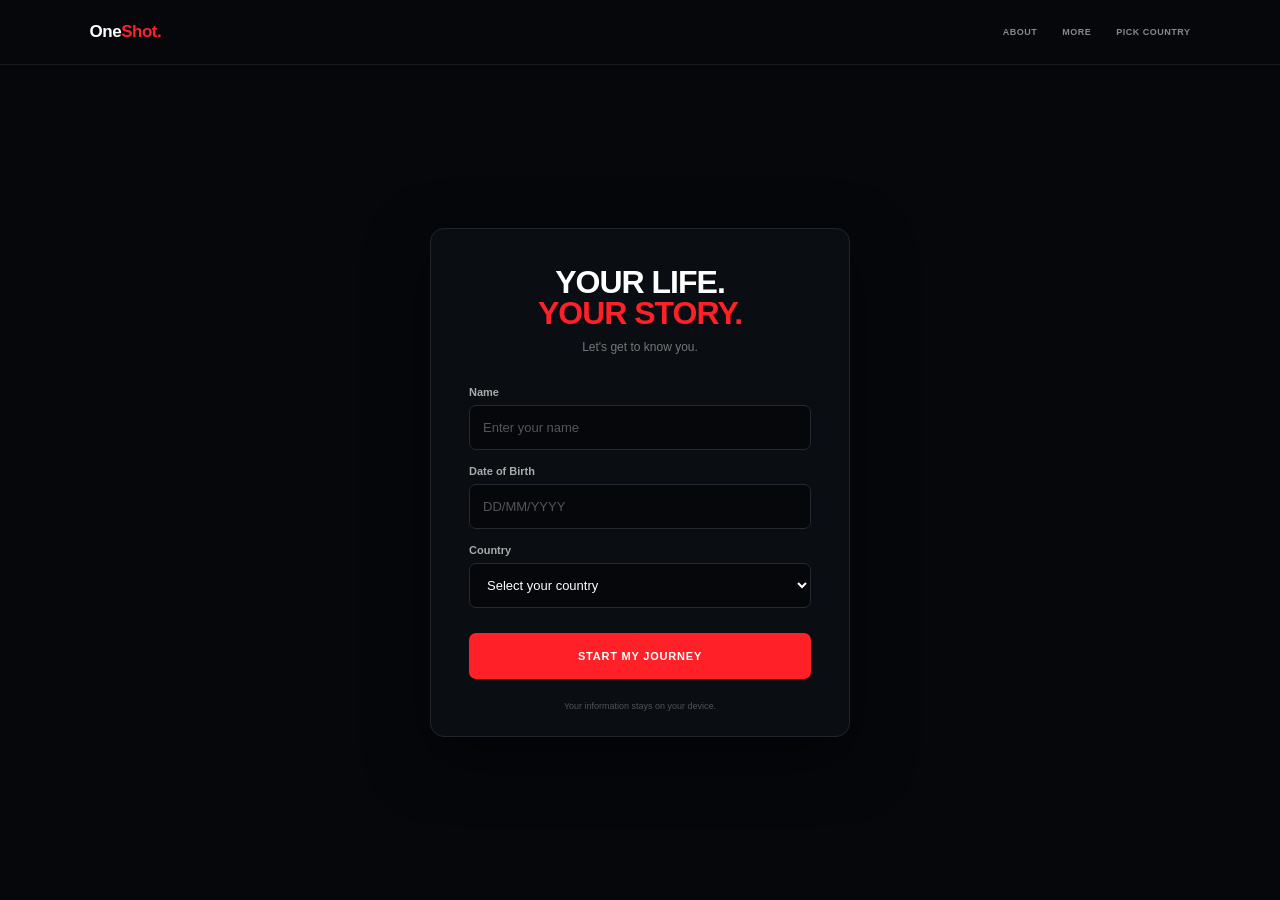
<file: index.html>
<!DOCTYPE html>
<html lang="en">
<head>
    <meta charset="UTF-8">
    <meta name="viewport" content="width=device-width, initial-scale=1.0">
    <title>OneShot | SignUp</title>
    <link rel="stylesheet" href="style.css">
</head>

<body>

    <nav>
        <div class="logo">
            One<span>Shot.</span>
        </div>

        <div class="nav-links">
            <a href="#">ABOUT</a>
            <a href="#">MORE</a>
            <a href="#">PICK COUNTRY</a>
        </div>
    </nav>

    <main>

        <div class="signup-card">

            <div class="heading">
                <h1>YOUR LIFE.</h1>
                <h1 class="red">YOUR STORY.</h1>
                <p>Let's get to know you.</p>
            </div>

            <div class="form">

                <label>Name</label>
                <input
                    id="getName"
                    type="text"
                    placeholder="Enter your name"
                >

                <label>Date of Birth</label>
                <input
                    id="getDob"
                    type="text"
                    placeholder="DD/MM/YYYY"
                    maxlength="10"
                >

                <label>Country</label>
                <select id="getC">
                    <option value="">Select your country</option>
                </select>

                <button onclick="sub()">
                    START MY JOURNEY
                </button>

            </div>

            <p class="bottom-text">
                Your information stays on your device.
            </p>

        </div>

    </main>

    <script src="script.js"></script>

</body>
</html>
</file>
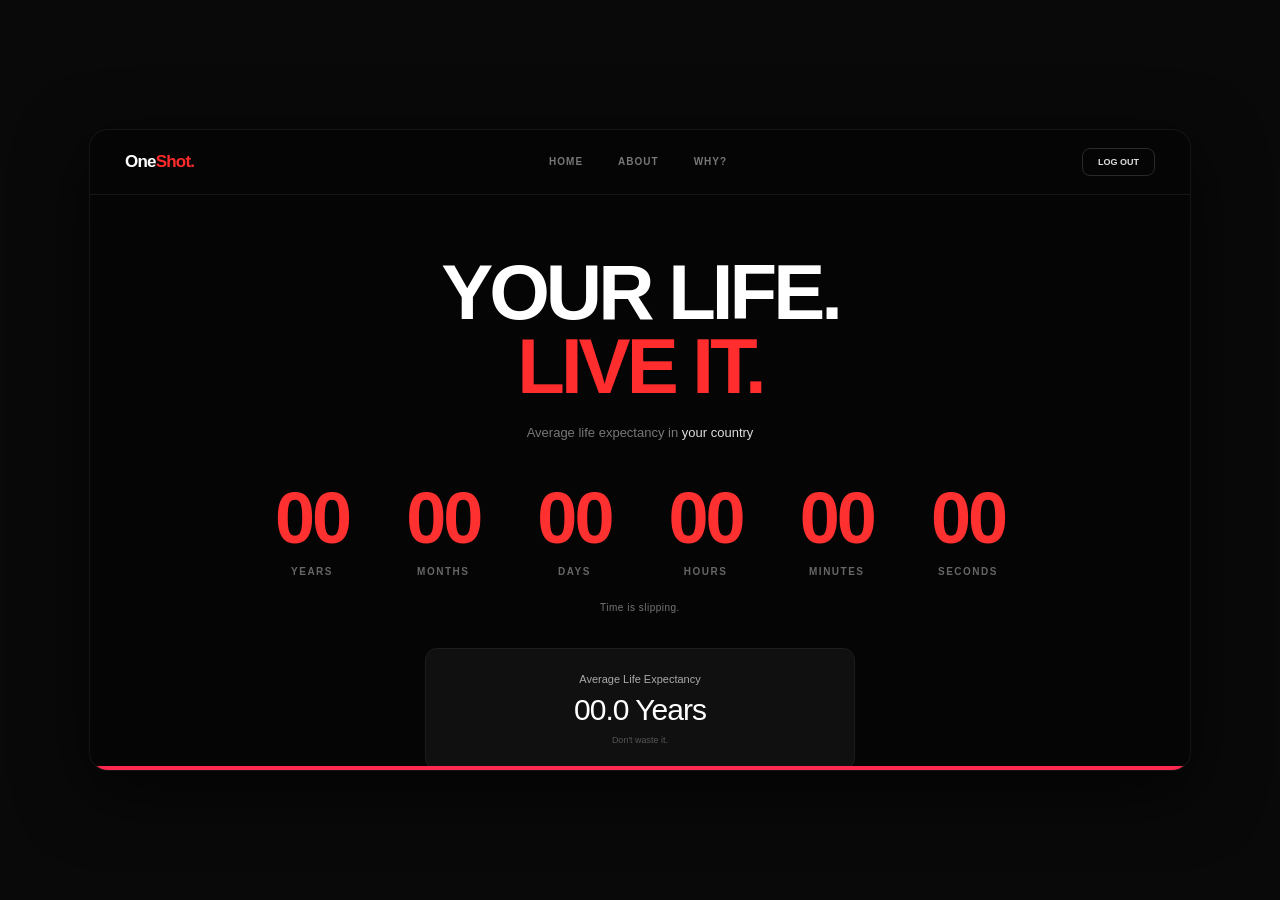
<file: home.html>
<!DOCTYPE html>
<html lang="en">

<head>
    <meta charset="UTF-8">
    <meta name="viewport" content="width=device-width, initial-scale=1.0">

    <title>OneShots | Your Life</title>

    <link rel="stylesheet" href="home.css">
</head>

<body>

    <div class="page">

        <!-- NAVBAR -->
        <nav class="navbar">

            <div class="logo">
                One<span>Shot.</span>
            </div>

            <div class="nav-links">
                <a href="#">HOME</a>
                <a href="#">ABOUT</a>
                <a href="#">WHY?</a>
            </div>

            <button class="logout-btn">
                LOG OUT
            </button>

        </nav>


        <!-- MAIN CONTENT -->
        <main>

            <section class="hero">

                <h1>
                    YOUR LIFE.
                    <span>LIVE IT.</span>
                </h1>

                <p class="subtitle">
                    Average life expectancy in <span id="country">your country</span>
                </p>


                <!-- COUNTDOWN -->
                <div class="countdown">

                    <div class="time-box">
                        <span id="years">00</span>
                        <small>YEARS</small>
                    </div>

                    <div class="time-box">
                        <span id="months">00</span>
                        <small>MONTHS</small>
                    </div>

                    <div class="time-box">
                        <span id="days">00</span>
                        <small>DAYS</small>
                    </div>

                    <div class="time-box">
                        <span id="hours">00</span>
                        <small>HOURS</small>
                    </div>

                    <div class="time-box">
                        <span id="minutes">00</span>
                        <small>MINUTES</small>
                    </div>

                    <div class="time-box">
                        <span id="seconds">00</span>
                        <small>SECONDS</small>
                    </div>

                </div>


                <p class="slipping">
                    Time is slipping.
                </p>


                <!-- LIFE EXPECTANCY CARD -->
                <div class="life-card">

                    <p>Average Life Expectancy</p>

                    <h2>
                        <span id="lifeExpectancy">00.0</span> Years
                    </h2>

                    <small>
                        Don't waste it.
                    </small>

                </div>

            </section>

        </main>


        <!-- BOTTOM PROGRESS -->
        <div class="bottom-line"></div>

    </div>


    <script src="home.js"></script>

</body>

</html>
</file>
<file: style.css>
* {
    margin: 0;
    padding: 0;
    box-sizing: border-box;
}

body {
    min-height: 100vh;
    background: #05070b;
    color: white;
    font-family: Arial, Helvetica, sans-serif;
}

/* NAVBAR */

nav {
    height: 65px;
    width: 100%;
    padding: 0 7%;
    display: flex;
    align-items: center;
    justify-content: space-between;

    border-bottom: 1px solid #171a20;
}

.logo {
    font-size: 17px;
    font-weight: 800;
    letter-spacing: -0.5px;
}

.logo span {
    color: #ff2028;
}

.nav-links {
    display: flex;
    align-items: center;
    gap: 25px;
}

.nav-links a {
    color: #888;
    text-decoration: none;
    font-size: 9px;
    font-weight: bold;
    letter-spacing: 0.5px;
}

.nav-links a:hover {
    color: white;
}

/* MAIN */

main {
    min-height: calc(100vh - 65px);

    display: flex;
    justify-content: center;
    align-items: center;

    padding: 40px 20px;
}

/* SIGNUP CARD */

.signup-card {
    width: 420px;
    max-width: 100%;

    background: #0a0d12;

    border: 1px solid #20242c;
    border-radius: 14px;

    padding: 38px 38px 25px;

    box-shadow: 0 20px 60px rgba(0, 0, 0, 0.5);
}

/* HEADING */

.heading {
    text-align: center;
    margin-bottom: 32px;
}

.heading h1 {
    font-size: 32px;
    line-height: 0.95;
    font-weight: 900;
    letter-spacing: -1px;
}

.heading .red {
    color: #ff2028;
}

.heading p {
    margin-top: 12px;
    color: #777;
    font-size: 12px;
}

/* FORM */

.form {
    display: flex;
    flex-direction: column;
}

.form label {
    color: #aaa;
    font-size: 11px;
    font-weight: bold;
    margin-bottom: 7px;
    margin-top: 15px;
}

.form label:first-child {
    margin-top: 0;
}

.form input,
.form select {
    width: 100%;
    height: 45px;

    background: #05070b;
    color: white;

    border: 1px solid #252a32;
    border-radius: 7px;

    padding: 0 13px;

    font-size: 13px;

    outline: none;
}

.form input::placeholder {
    color: #555;
}

.form input:focus,
.form select:focus {
    border-color: #ff2028;
}

.form select {
    cursor: pointer;
}

.form select option {
    background: #0a0d12;
    color: white;
}

/* BUTTON */

.form button {
    height: 46px;

    margin-top: 25px;

    border: none;
    border-radius: 7px;

    background: #ff2028;
    color: white;

    font-size: 11px;
    font-weight: 900;
    letter-spacing: 0.8px;

    cursor: pointer;

    transition: 0.2s;
}

.form button:hover {
    background: #ff3b42;
    transform: translateY(-1px);
}

.form button:active {
    transform: translateY(0);
}

/* BOTTOM TEXT */

.bottom-text {
    text-align: center;

    margin-top: 22px;

    color: #4f535b;

    font-size: 9px;
}
</file>
<file: home.css>
* {
    margin: 0;
    padding: 0;
    box-sizing: border-box;
}


body {
    min-height: 100vh;

    background: #090909;

    color: white;

    font-family: Arial, Helvetica, sans-serif;

    display: flex;
    justify-content: center;
    align-items: center;
}


/* MAIN WEBSITE */

.page {
    position: relative;

    width: 100%;
    max-width: 1100px;

    min-height: 620px;

    background: #050505;

    border-radius: 18px;

    overflow: hidden;

    box-shadow:
        0 0 0 1px #151515,
        0 20px 70px rgba(0, 0, 0, 0.7);
}


/* NAVBAR */

.navbar {
    height: 65px;

    padding: 0 35px;

    display: flex;
    align-items: center;
    justify-content: space-between;

    border-bottom: 1px solid #151515;
}


/* LOGO */

.logo {
    font-size: 17px;

    font-weight: 800;

    letter-spacing: -0.8px;
}

.logo span {
    color: #ff2b2b;
}


/* NAV LINKS */

.nav-links {
    display: flex;

    gap: 35px;
}

.nav-links a {
    text-decoration: none;

    color: #777;

    font-size: 10px;

    font-weight: 700;

    letter-spacing: 1px;

    transition: 0.2s;
}

.nav-links a:hover {
    color: white;
}


/* LOGOUT */

.logout-btn {
    background: transparent;

    border: 1px solid #292929;

    color: #ddd;

    padding: 8px 15px;

    border-radius: 8px;

    font-size: 9px;

    font-weight: 700;

    cursor: pointer;

    transition: 0.2s;
}

.logout-btn:hover {
    border-color: #ff3030;

    color: #ff3030;
}


/* HERO */

.hero {
    text-align: center;

    padding-top: 60px;
}


/* MAIN HEADING */

.hero h1 {
    font-size: clamp(42px, 7vw, 78px);

    line-height: 0.95;

    font-weight: 900;

    letter-spacing: -4px;
}

.hero h1 span {
    display: block;

    color: #ff2d2d;
}


/* SUBTITLE */

.subtitle {
    margin-top: 22px;

    color: #777;

    font-size: 13px;
}

.subtitle span {
    color: #ddd;
}


/* COUNTDOWN */

.countdown {
    margin: 42px auto 0;

    display: flex;

    justify-content: center;

    align-items: flex-start;

    gap: clamp(15px, 4vw, 55px);

    padding: 0 20px;
}


/* TIME BOX */

.time-box {
    display: flex;

    flex-direction: column;

    align-items: center;

    min-width: 80px;
}


/*
    THESE ARE THE BIG NUMBERS
*/

.time-box span {
    font-size: clamp(38px, 6vw, 72px);

    font-weight: 800;

    line-height: 1;

    letter-spacing: -3px;

    color: #ff3030;

    font-variant-numeric: tabular-nums;
}


/* WORDS UNDER NUMBERS */

.time-box small {
    margin-top: 12px;

    font-size: 10px;

    color: #666;

    font-weight: 700;

    letter-spacing: 1.5px;
}


/* TIME IS SLIPPING */

.slipping {
    margin-top: 25px;

    color: #777;

    font-size: 10px;

    letter-spacing: 0.5px;
}


/* LIFE CARD */

.life-card {
    width: min(430px, 85%);

    margin: 35px auto 0;

    padding: 24px 20px;

    background: #101010;

    border: 1px solid #1d1d1d;

    border-radius: 12px;
}

.life-card p {
    color: #aaa;

    font-size: 11px;

    margin-bottom: 8px;
}

.life-card h2 {
    font-size: 30px;

    font-weight: 500;

    letter-spacing: -1px;
}

.life-card h2 span {
    color: white;
}

.life-card small {
    display: block;

    margin-top: 8px;

    color: #555;

    font-size: 9px;
}


/* BOTTOM RED LINE */

.bottom-line {
    position: absolute;

    left: 0;

    bottom: 0;

    width: 100%;

    height: 4px;

    background: #ff2850;
}


/* TABLET */

@media (max-width: 800px) {

    .page {
        min-height: 100vh;

        border-radius: 0;
    }

    .navbar {
        padding: 0 20px;
    }

    .nav-links {
        gap: 15px;
    }

    .hero {
        padding-top: 70px;
    }

    .countdown {
        gap: 20px;
    }

}


/* MOBILE */

@media (max-width: 600px) {

    body {
        align-items: stretch;
    }

    .page {
        min-height: 100vh;

        border-radius: 0;
    }

    .navbar {
        height: 60px;

        padding: 0 18px;
    }

    .nav-links {
        display: none;
    }

    .hero {
        padding-top: 60px;
    }

    .hero h1 {
        font-size: 48px;

        letter-spacing: -2.5px;
    }

    .subtitle {
        padding: 0 20px;

        line-height: 1.5;
    }

    .countdown {
        display: grid;

        grid-template-columns: repeat(3, 1fr);

        gap: 28px 8px;

        margin-top: 40px;
    }

    .time-box {
        min-width: 0;
    }

    .time-box span {
        font-size: 42px;

        letter-spacing: -2px;
    }

    .time-box small {
        font-size: 8px;

        margin-top: 8px;
    }

    .life-card {
        margin-top: 40px;
    }

}


/* VERY SMALL PHONES */

@media (max-width: 360px) {

    .hero h1 {
        font-size: 42px;
    }

    .time-box span {
        font-size: 35px;
    }

}
</file>
